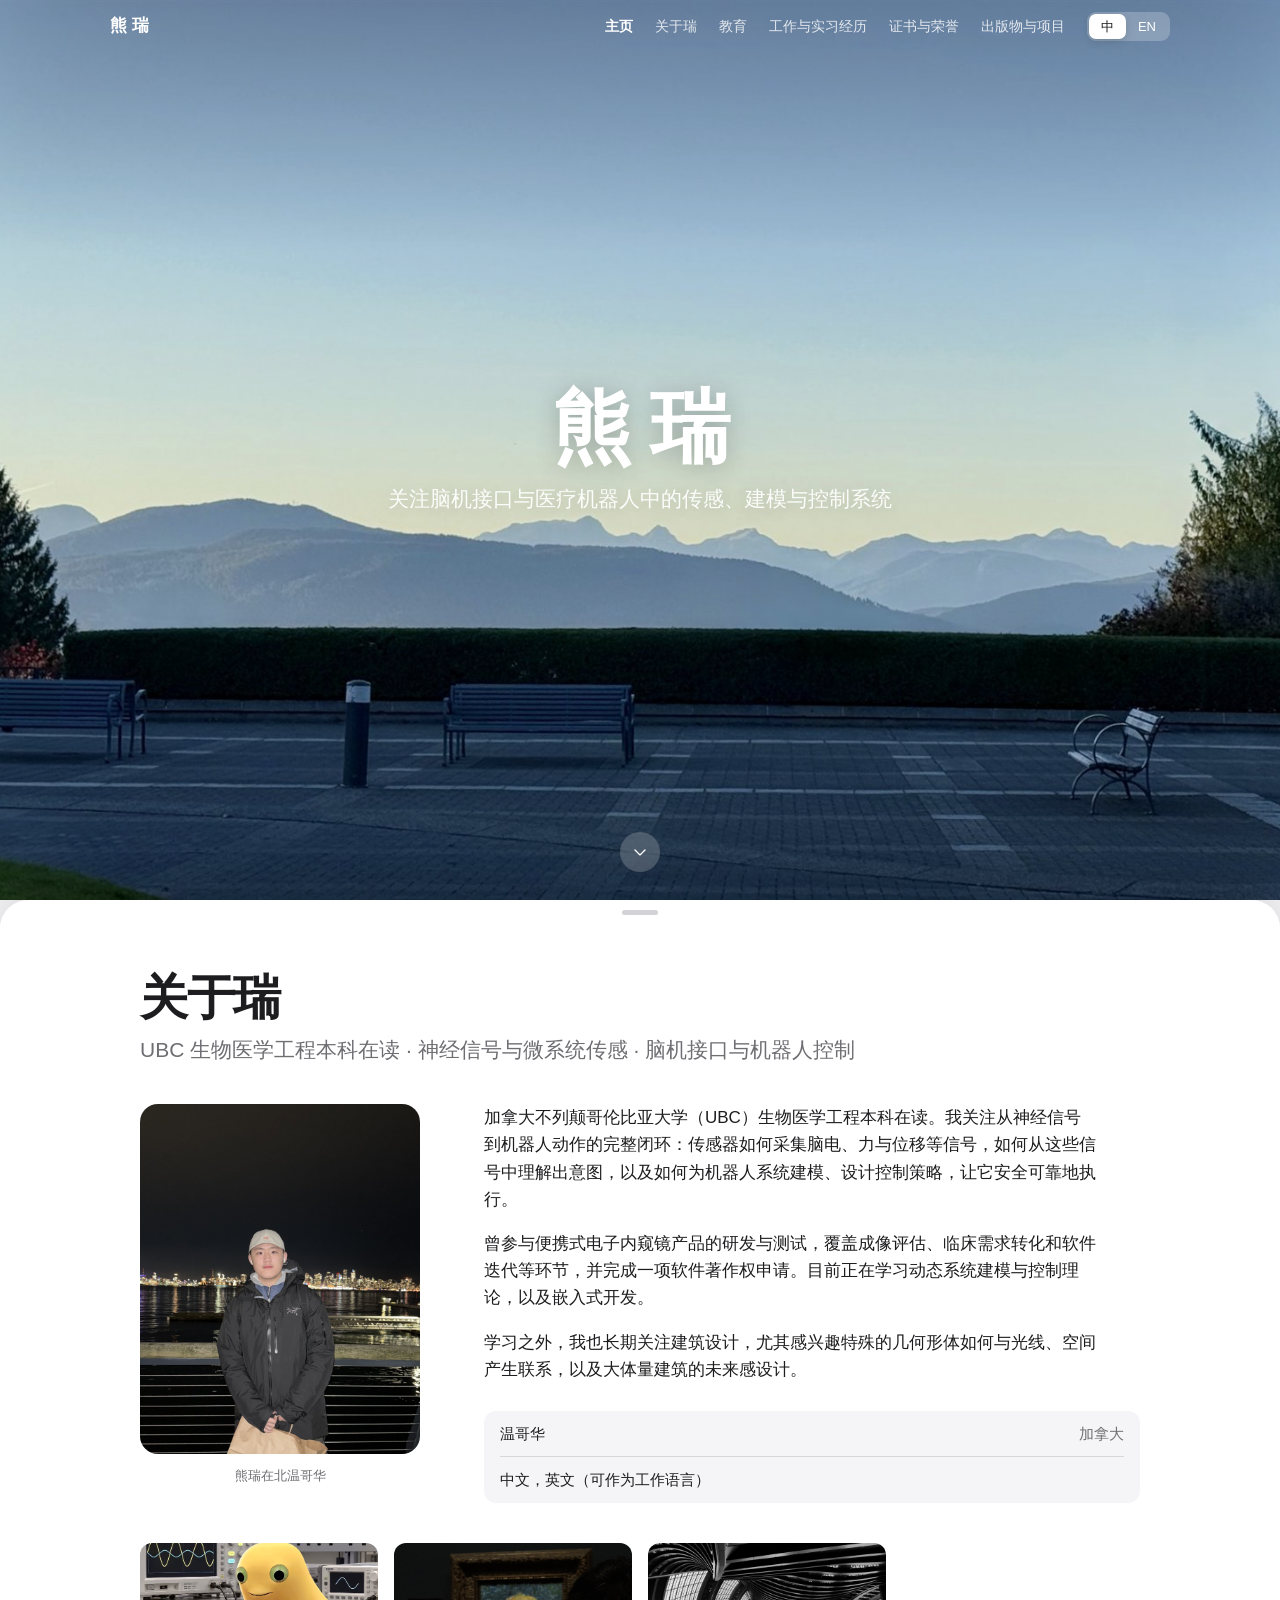
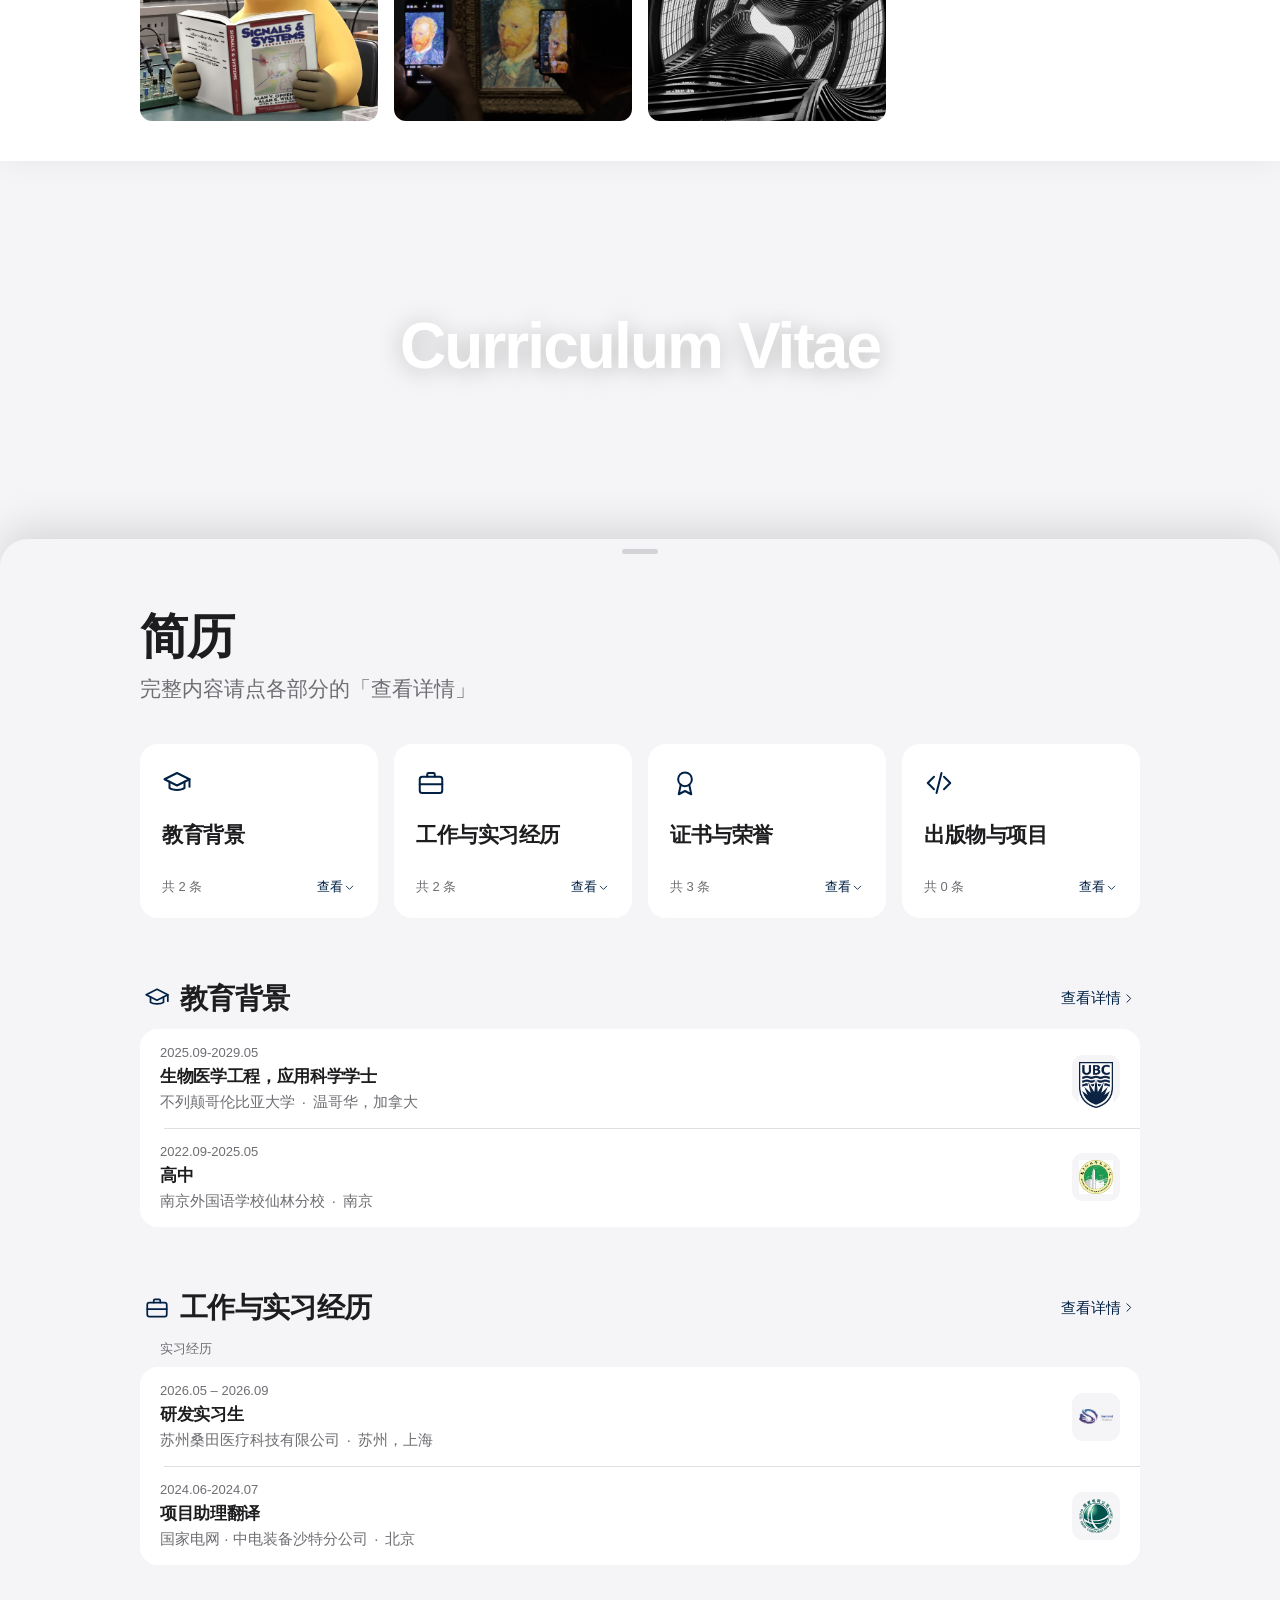
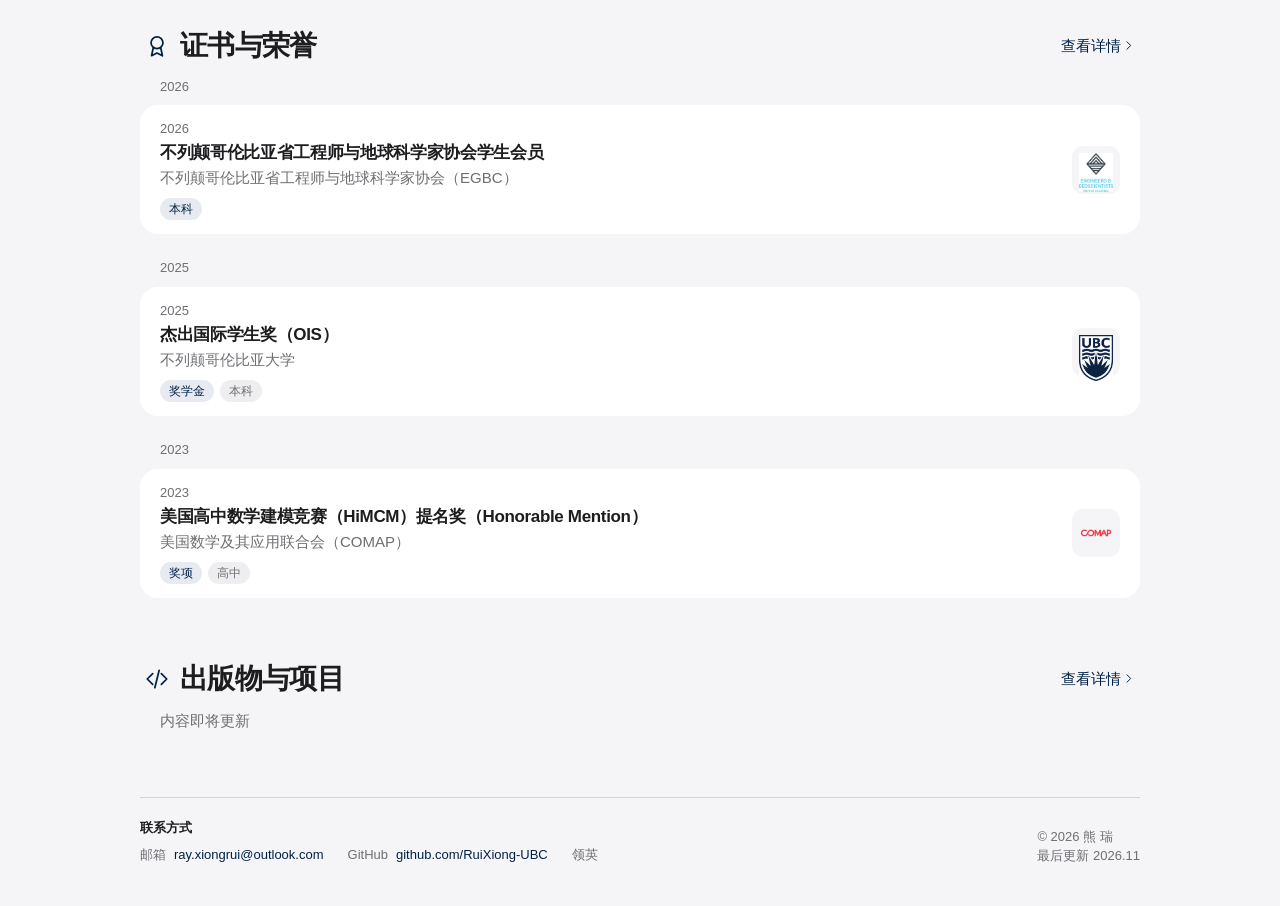
<file: index.html>
<!doctype html>
<html lang="zh-CN">
<head>
<meta charset="utf-8">
<title>个人学术主页</title>
<meta name="viewport" content="width=device-width, initial-scale=1, viewport-fit=cover">
<meta name="claude:viewport-fit-sides" content="cover">
<link rel="stylesheet" href="assets/style.css">
</head>
<body>
<!-- 这个文件不需要修改：网页内容都在 content.js 里编辑。 -->
<div id="app" data-page="home"></div>
<script src="content.js"></script>
<script src="assets/admin.js"></script>
<script src="assets/main.js"></script>
</body>
</html>
</file>
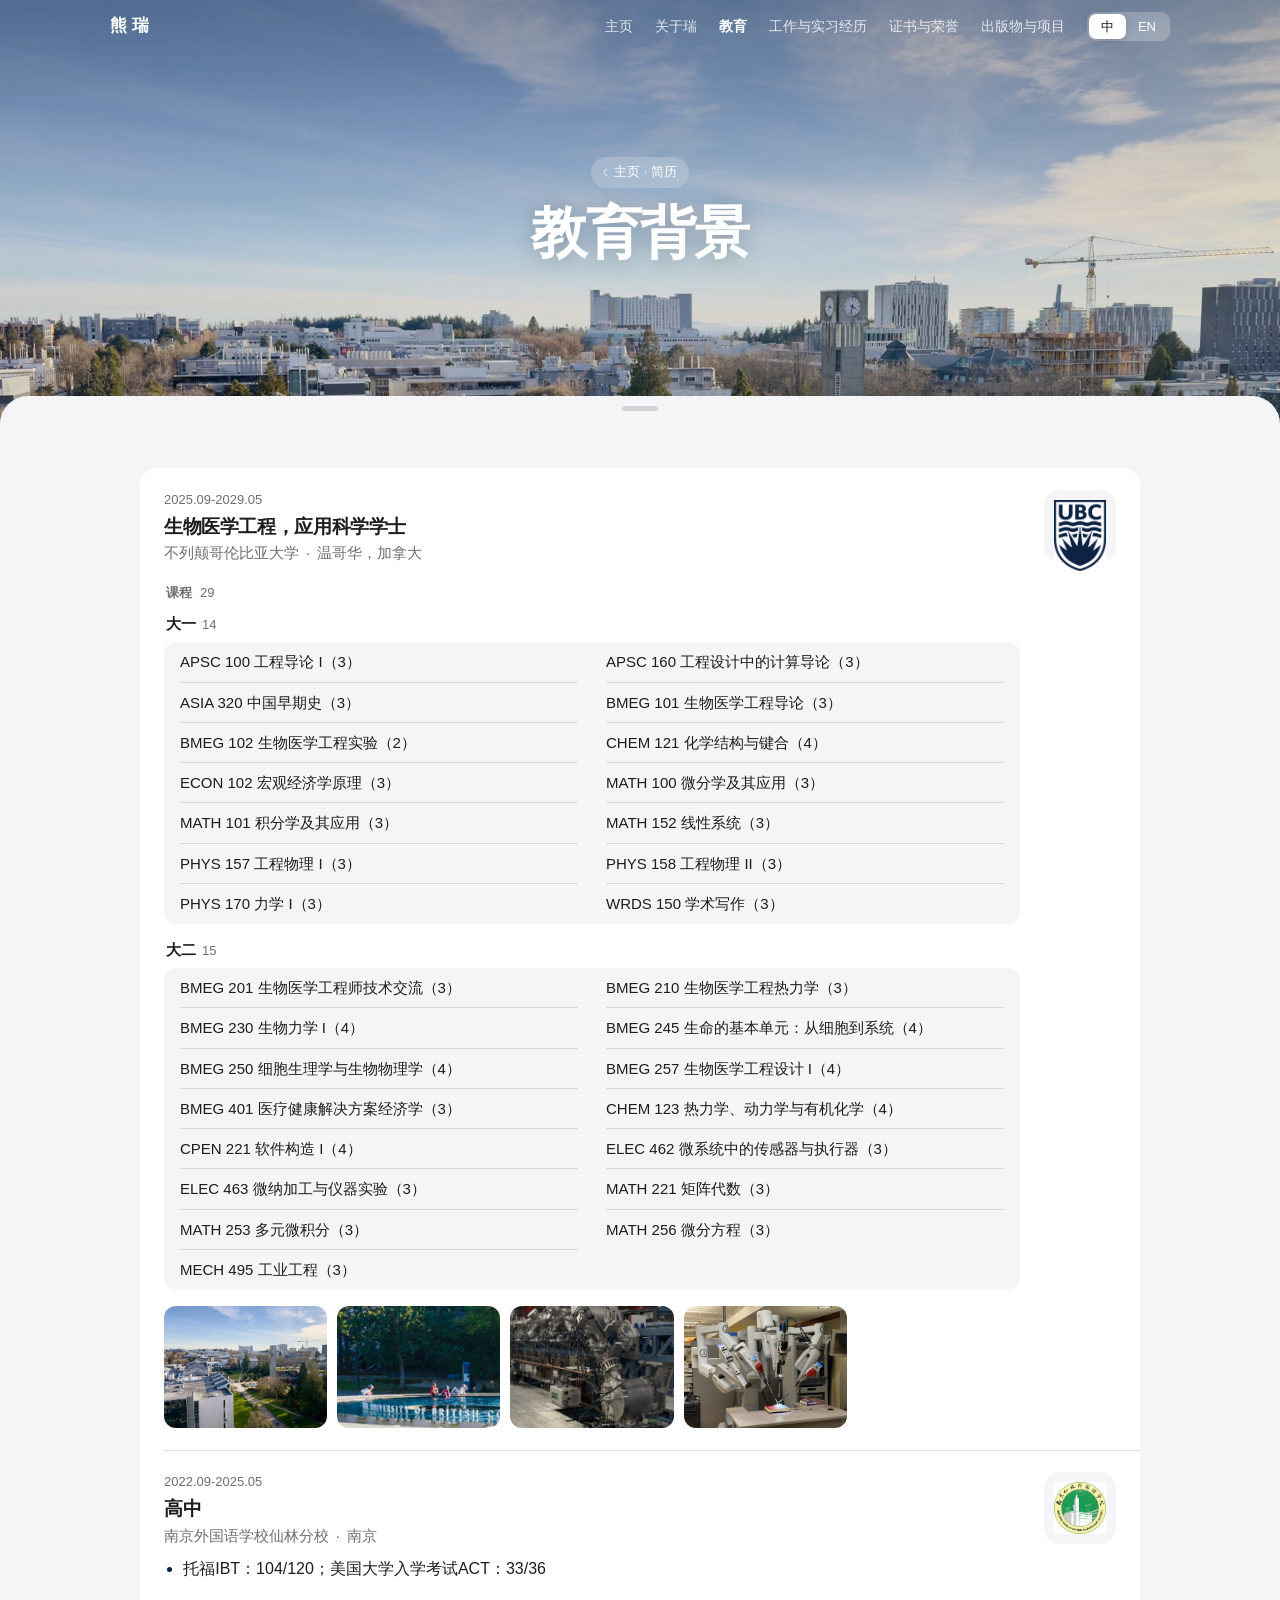
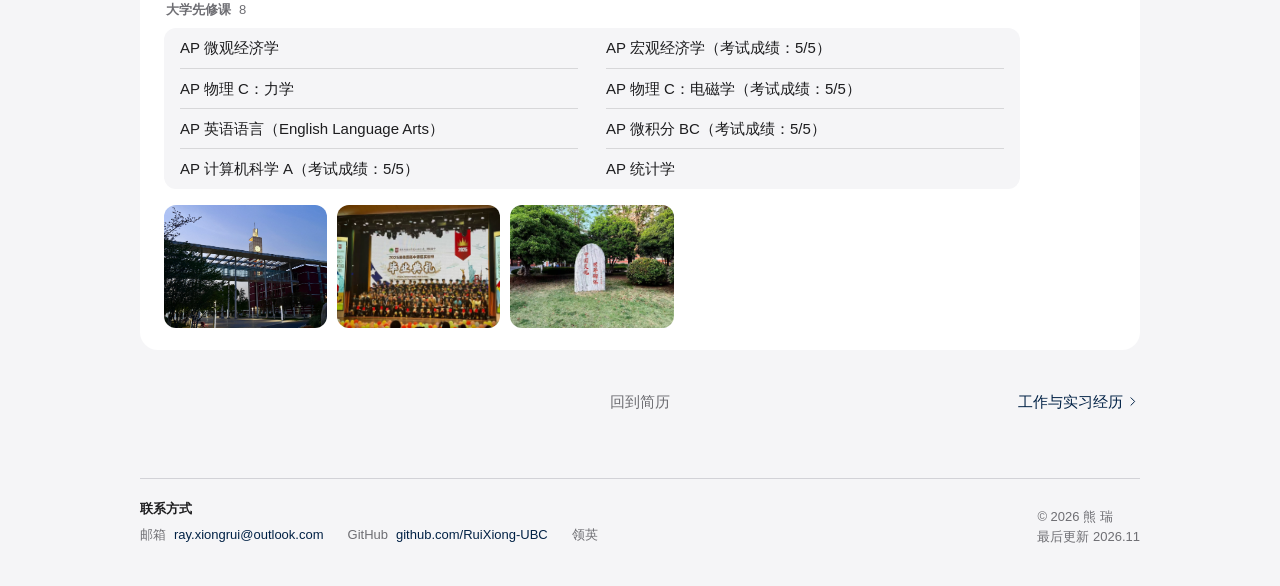
<file: education.html>
<!doctype html>
<html lang="zh-CN">
<head>
<meta charset="utf-8">
<title>教育背景</title>
<meta name="viewport" content="width=device-width, initial-scale=1, viewport-fit=cover">
<meta name="claude:viewport-fit-sides" content="cover">
<link rel="stylesheet" href="assets/style.css">
</head>
<body>
<!-- 这个文件不需要修改：网页内容都在 content.js 里编辑。 -->
<div id="app" data-page="education"></div>
<script src="content.js"></script>
<script src="assets/admin.js"></script>
<script src="assets/main.js"></script>
</body>
</html>
</file>
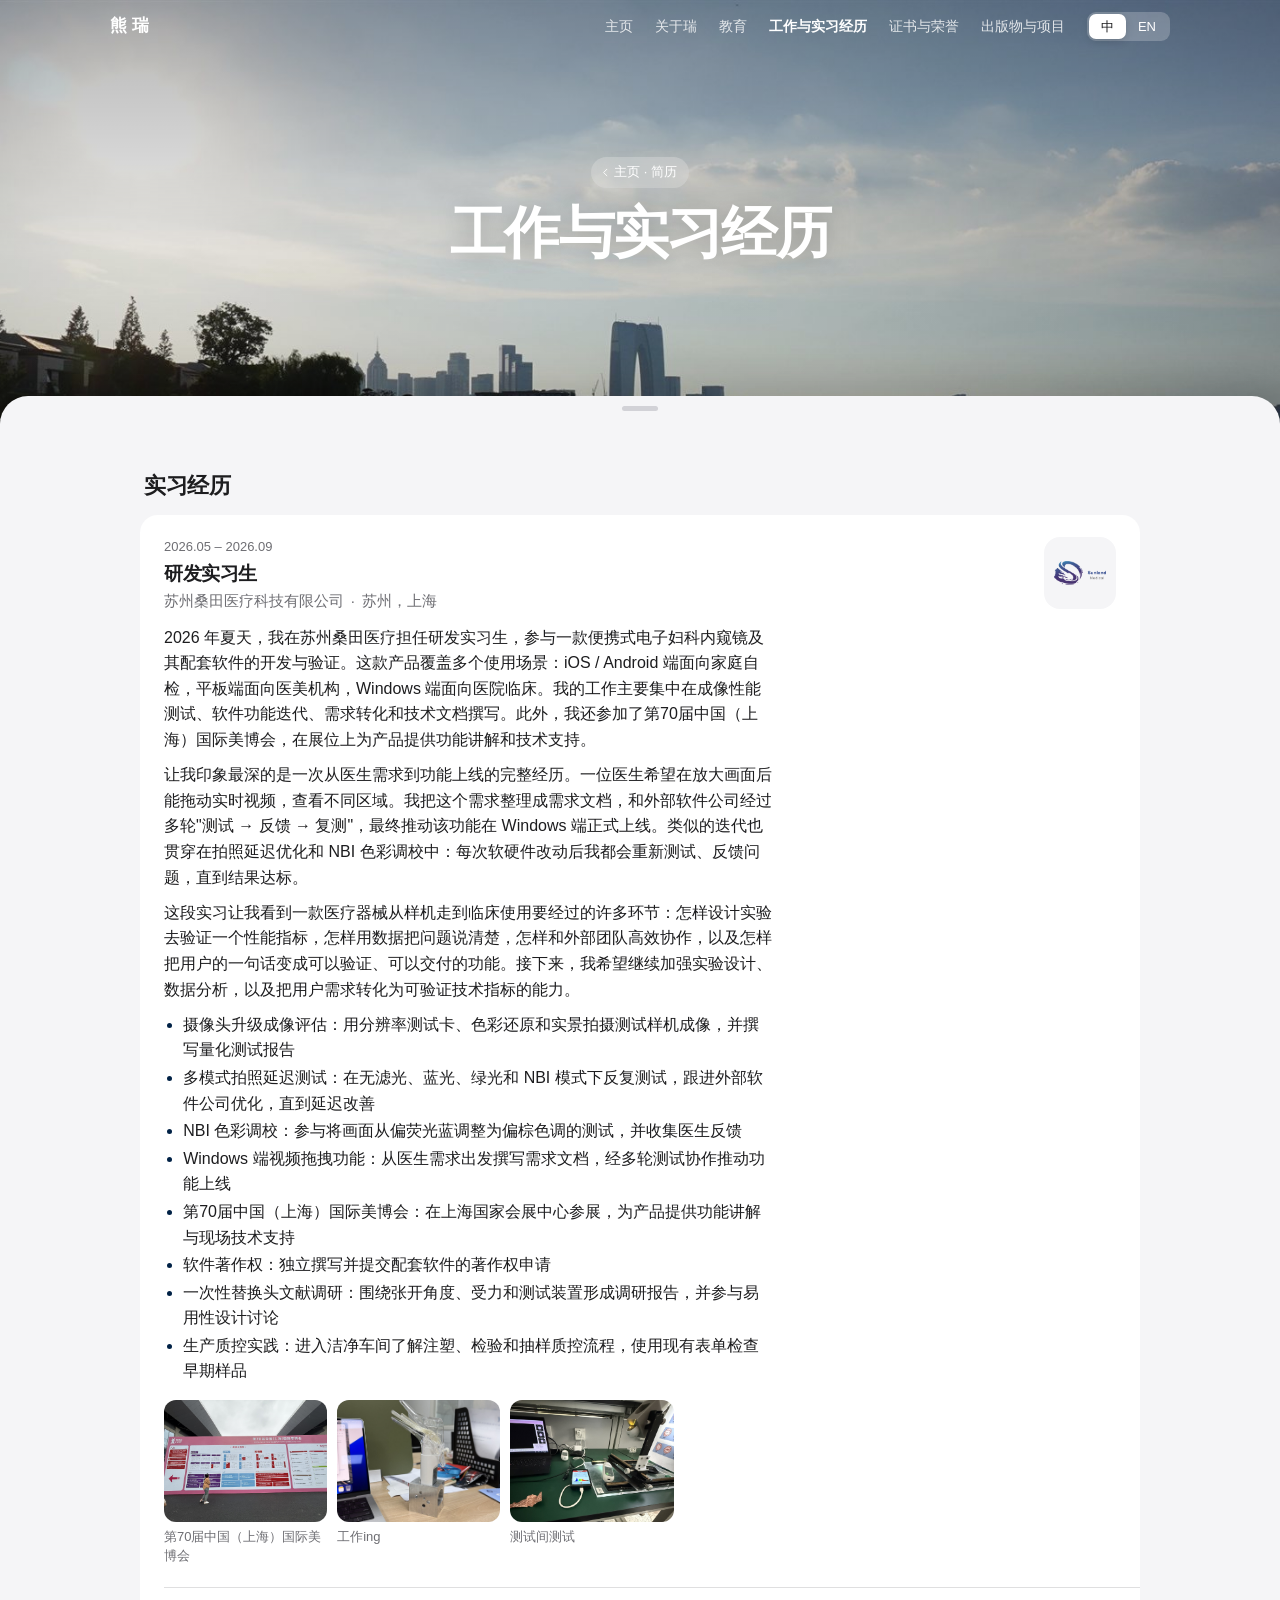
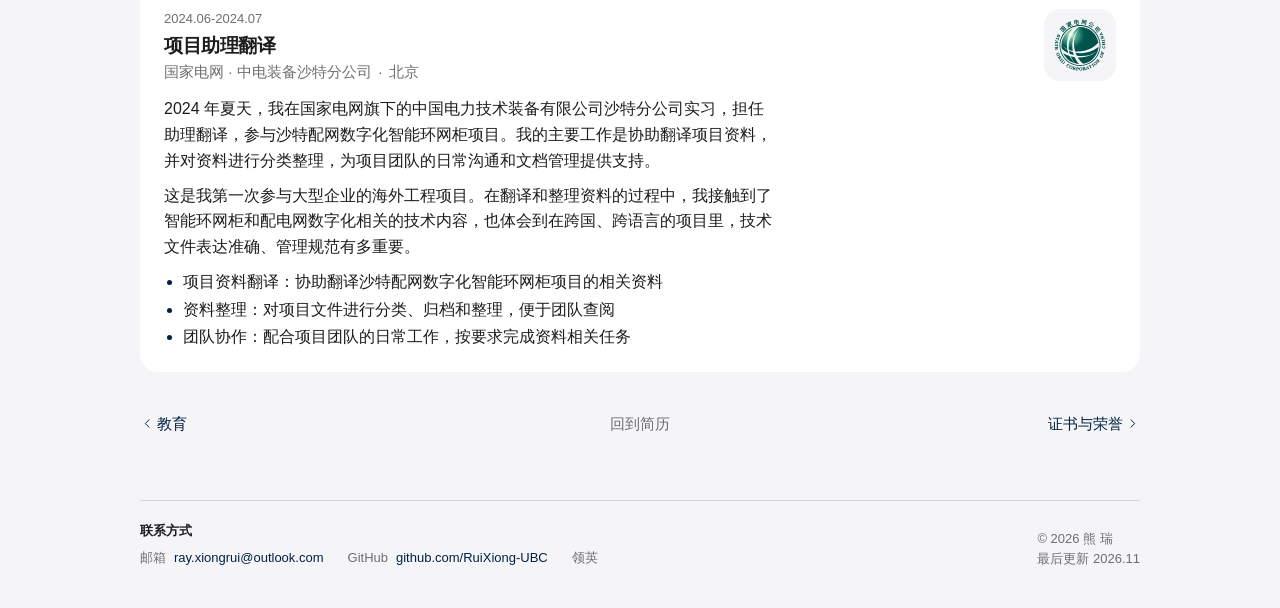
<file: experience.html>
<!doctype html>
<html lang="zh-CN">
<head>
<meta charset="utf-8">
<title>实习与工作经历</title>
<meta name="viewport" content="width=device-width, initial-scale=1, viewport-fit=cover">
<meta name="claude:viewport-fit-sides" content="cover">
<link rel="stylesheet" href="assets/style.css">
</head>
<body>
<!-- 这个文件不需要修改：网页内容都在 content.js 里编辑。 -->
<div id="app" data-page="experience"></div>
<script src="content.js"></script>
<script src="assets/admin.js"></script>
<script src="assets/main.js"></script>
</body>
</html>
</file>
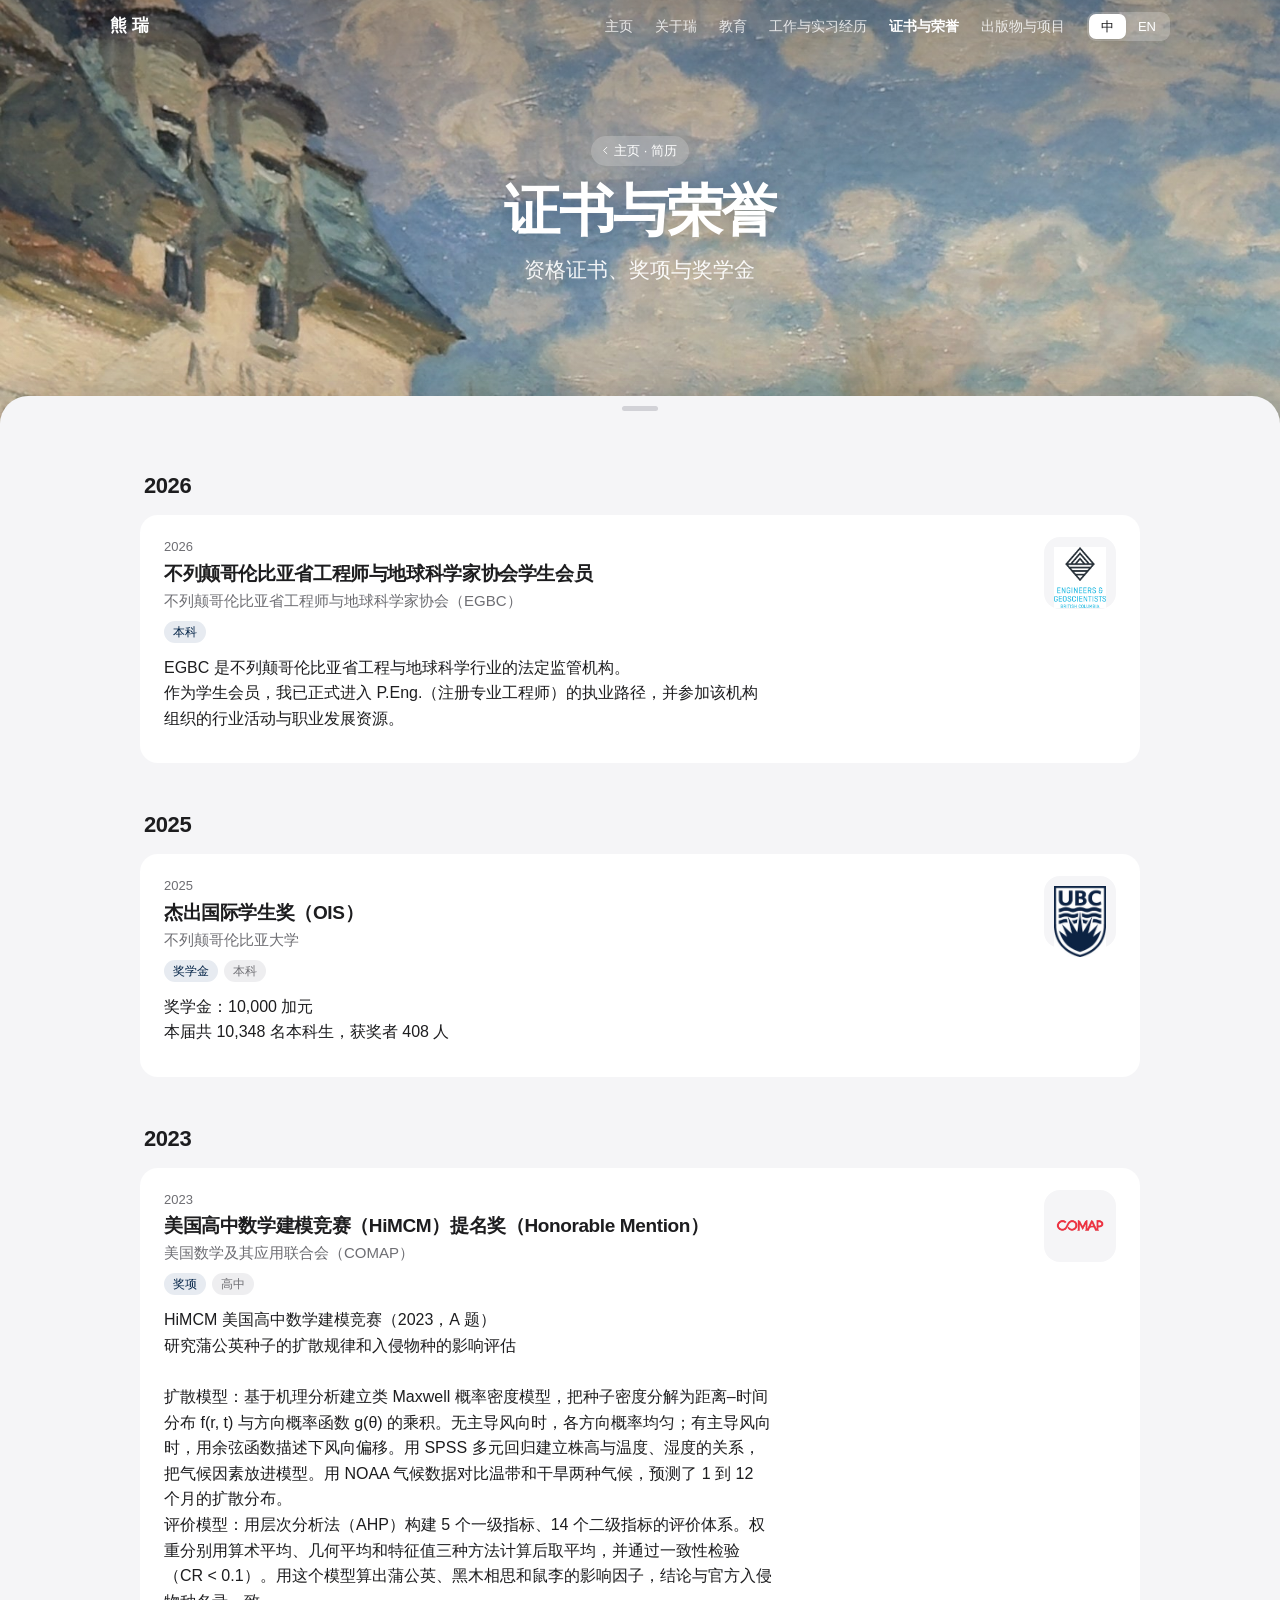
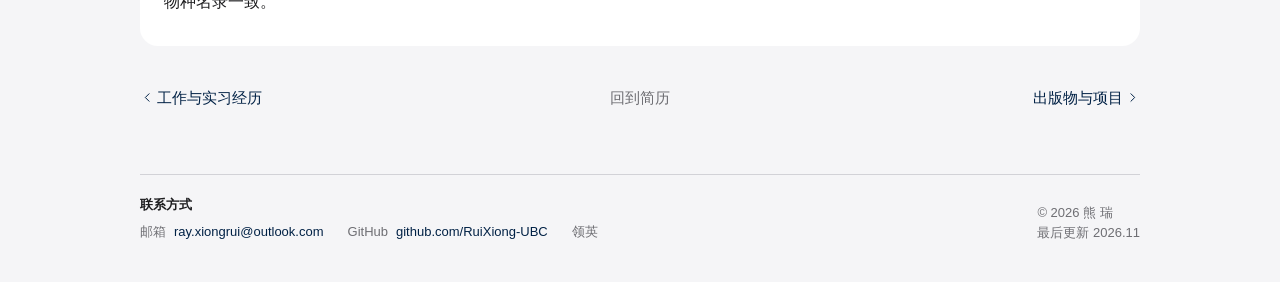
<file: honors.html>
<!doctype html>
<html lang="zh-CN">
<head>
<meta charset="utf-8">
<title>证书与荣誉</title>
<meta name="viewport" content="width=device-width, initial-scale=1, viewport-fit=cover">
<meta name="claude:viewport-fit-sides" content="cover">
<link rel="stylesheet" href="assets/style.css">
</head>
<body>
<!-- 这个文件不需要修改：网页内容都在 content.js 里编辑。 -->
<div id="app" data-page="honors"></div>
<script src="content.js"></script>
<script src="assets/admin.js"></script>
<script src="assets/main.js"></script>
</body>
</html>
</file>
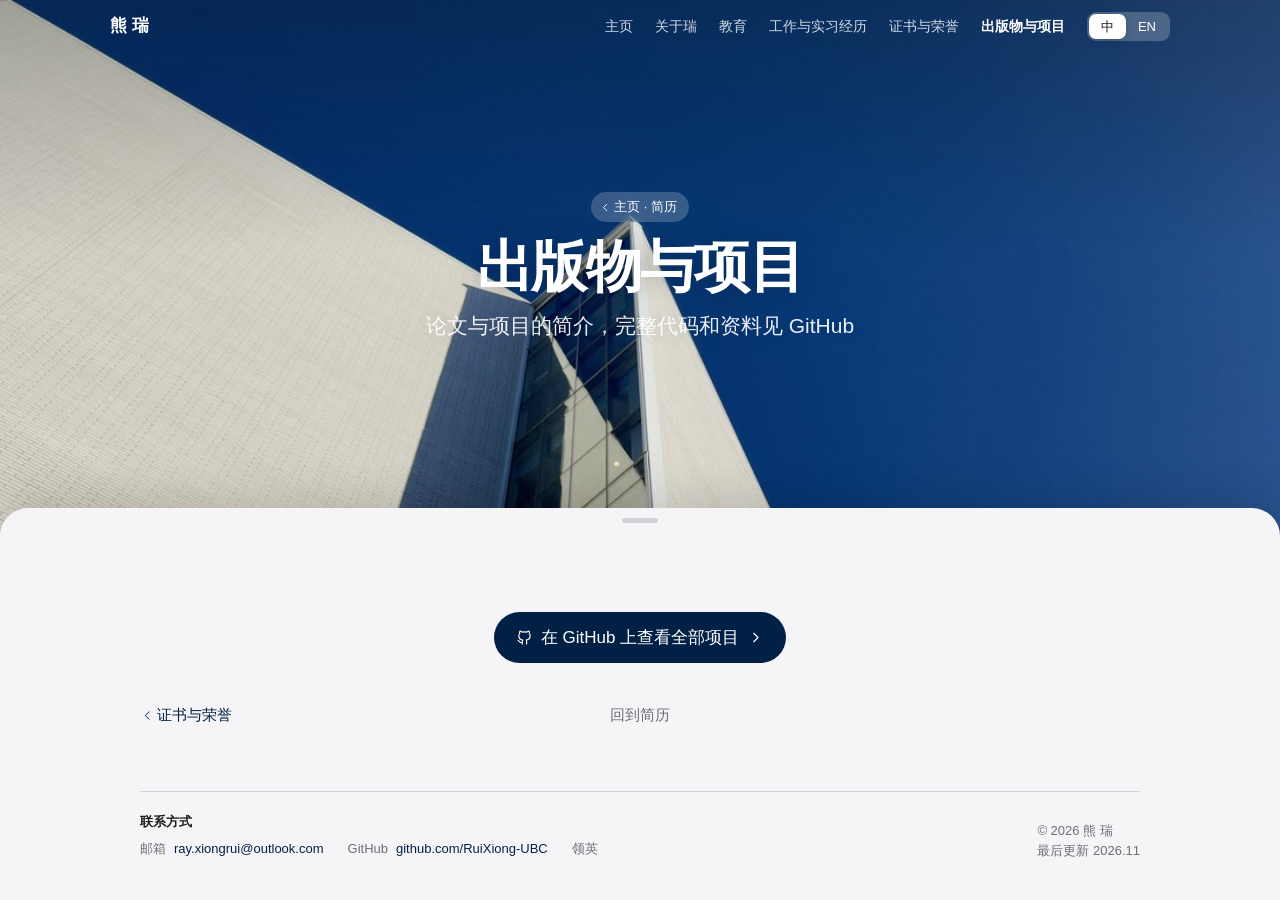
<file: projects.html>
<!doctype html>
<html lang="zh-CN">
<head>
<meta charset="utf-8">
<title>项目</title>
<meta name="viewport" content="width=device-width, initial-scale=1, viewport-fit=cover">
<meta name="claude:viewport-fit-sides" content="cover">
<link rel="stylesheet" href="assets/style.css">
</head>
<body>
<!-- 这个文件不需要修改：网页内容都在 content.js 里编辑。 -->
<div id="app" data-page="projects"></div>
<script src="content.js"></script>
<script src="assets/admin.js"></script>
<script src="assets/main.js"></script>
</body>
</html>
</file>
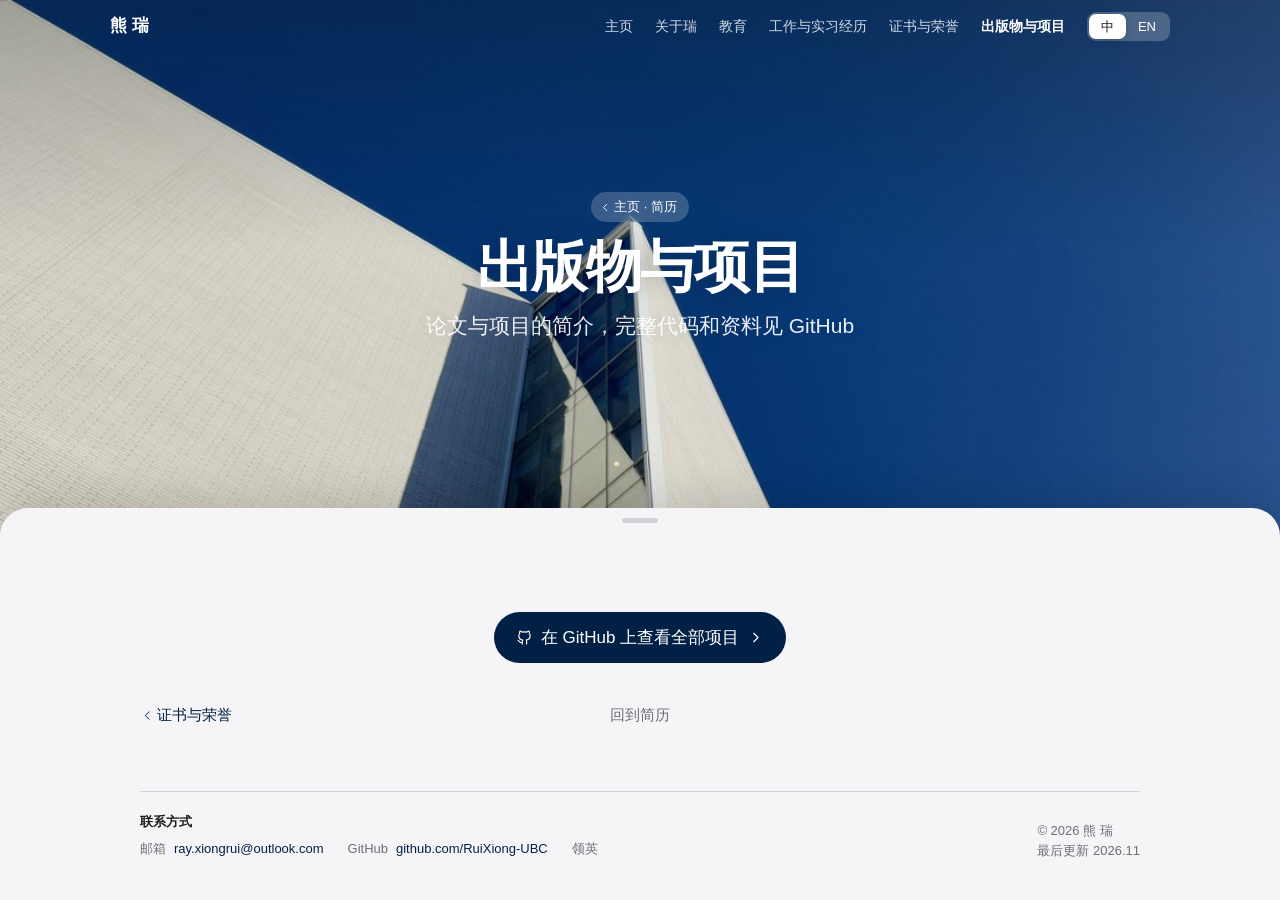
<file: publications.html>
<!doctype html>
<html lang="zh-CN">
<head>
<meta charset="utf-8">
<title>出版物与项目</title>
<!-- 出版物已经并入「出版物与项目」页面，旧链接自动跳转过去 -->
<meta http-equiv="refresh" content="0; url=projects.html#publications">
<link rel="canonical" href="projects.html#publications">
</head>
<body><a href="projects.html#publications">出版物与项目</a></body>
</html>
</file>
<file: assets/style.css>
/* Layout: the photo is a fixed layer 0; white sheets slide up over it like an iOS sheet,
   with one window between About and CV where the photo shows through again.
   Type follows the iOS text styles (system font, Large Title down to Footnote).
   Color: white first, light gray second, UBC navy as the only accent. */
:root {
  color-scheme: light;
  --panel: #ffffff;                       /* primary surface */
  --bg: #f5f5f7;                          /* secondary surface */
  --fill: rgba(118, 118, 128, 0.12);      /* iOS tertiary fill */
  --ink: #1d1d1f;
  --muted: #6e6e73;
  --line: #d2d2d7;
  --hair: rgba(60, 60, 67, 0.16);         /* iOS separator */
  --accent: #002145;                      /* UBC navy */
  --accent-soft: #e7ebf1;
  --on-photo: #ffffff;
  --glass: rgba(255, 255, 255, 0.58);
  --photo-fallback: #50606e;

  --font: -apple-system, BlinkMacSystemFont, "SF Pro Text", "SF Pro Display", "Helvetica Neue",
          "PingFang SC", "Hiragino Sans GB", "Segoe UI", "Microsoft YaHei", Arial, sans-serif;
  --f-body: var(--font);
  --gutter-l: max(20px, env(safe-area-inset-left, 0px));
  --gutter-r: max(20px, env(safe-area-inset-right, 0px));
  --ease: cubic-bezier(0.25, 0.1, 0.25, 1);
}

*, *::before, *::after { box-sizing: border-box; }
[hidden] { display: none !important; }
html { scroll-behavior: smooth; -webkit-text-size-adjust: 100%; }
body {
  margin: 0;
  background: var(--bg);
  color: var(--ink);
  font-family: var(--font);
  font-size: 17px;
  line-height: 1.47;
  letter-spacing: -0.022em;
  -webkit-font-smoothing: antialiased;
  -moz-osx-font-smoothing: grayscale;
}
html:lang(zh-CN) body { letter-spacing: 0; line-height: 1.6; }
img { max-width: 100%; }
a { color: var(--accent); text-decoration: none; }
a:hover { text-decoration: underline; text-underline-offset: 3px; }
:focus-visible { outline: 2px solid var(--accent); outline-offset: 2px; border-radius: 6px; }
.ico { width: 1em; height: 1em; flex: none; vertical-align: -0.12em; }

/* ---------- layer 0 ---------- */
.layer0 {
  position: fixed;
  inset: 0;
  z-index: 0;
  background-color: var(--photo-fallback);
  background-size: cover;
  background-position: center;
}
.layer0::after {
  content: "";
  position: absolute;
  inset: 0;
  background: linear-gradient(to bottom, rgba(0, 0, 0, 0.3), rgba(0, 0, 0, 0.08) 28%, rgba(0, 0, 0, 0.08) 68%, rgba(0, 0, 0, 0.32));
}
/* short pages: the photo on top grows, so the sheet always ends at the bottom of the window */
main { position: relative; z-index: 1; display: flex; flex-direction: column; min-height: 100vh; min-height: 100svh; }
main > .hero--page { flex: 1 0 auto; }

/* ---------- navigation bar ---------- */
.nav {
  position: fixed;
  top: 0;
  left: 0;
  right: 0;
  z-index: 20;
  padding-top: env(safe-area-inset-top, 0px);
  color: var(--on-photo);
  --hover: rgba(255, 255, 255, 0.16);
  --track: rgba(255, 255, 255, 0.22);
  transition: background-color 0.3s var(--ease), color 0.3s var(--ease), box-shadow 0.3s var(--ease);
}
.nav.solid {
  background: var(--glass);
  -webkit-backdrop-filter: saturate(180%) blur(20px);
  backdrop-filter: saturate(180%) blur(20px);
  color: var(--ink);
  box-shadow: 0 1px 0 var(--hair);
  --hover: var(--fill);
  --track: var(--fill);
}
.nav-inner {
  max-width: 1100px;
  margin: 0 auto;
  height: 52px;
  display: flex;
  align-items: center;
  gap: 12px;
  padding-left: var(--gutter-l);
  padding-right: var(--gutter-r);
}
.brand {
  margin-right: auto;
  min-width: 0;
  overflow: hidden;
  text-overflow: ellipsis;
  white-space: nowrap;
  font-size: 17px;
  font-weight: 600;
  color: inherit;
}
.brand:hover { text-decoration: none; }
.nav-links { display: flex; gap: 2px; }
.nav-links a {
  padding: 5px 10px;
  border-radius: 8px;
  color: inherit;
  font-size: 14px;
  opacity: 0.82;
  white-space: nowrap;
}
.nav-links a:hover { background: var(--hover); opacity: 1; text-decoration: none; }
.nav-links a.active { opacity: 1; font-weight: 600; }

/* iOS segmented control */
.lang { display: flex; padding: 2px; border-radius: 9px; background: var(--track); }
.lang button {
  border: 0;
  background: none;
  color: inherit;
  font: inherit;
  font-size: 13px;
  font-weight: 500;
  line-height: 1;
  padding: 6px 12px;
  border-radius: 7px;
  cursor: pointer;
  transition: background-color 0.2s var(--ease);
}
.lang button[aria-pressed="true"] {
  background: var(--panel);
  color: var(--ink);
  box-shadow: 0 3px 8px rgba(0, 0, 0, 0.12), 0 1px 1px rgba(0, 0, 0, 0.04);
}
.nav-toggle {
  display: none;
  border: 0;
  background: none;
  color: inherit;
  padding: 8px;
  margin-right: -8px;
  border-radius: 8px;
  cursor: pointer;
  font-size: 22px;
  line-height: 0;
}
@media (max-width: 900px) {
  .nav-toggle { display: block; }
  .nav-links {
    display: none;
    position: absolute;
    top: 100%;
    left: 0;
    right: 0;
    flex-direction: column;
    gap: 0;
    padding: 4px var(--gutter-r) 12px var(--gutter-l);
    background: var(--glass);
    -webkit-backdrop-filter: saturate(180%) blur(20px);
    backdrop-filter: saturate(180%) blur(20px);
    color: var(--ink);
    box-shadow: 0 1px 0 var(--hair);
  }
  .nav.open .nav-links { display: flex; }
  .nav-links a { padding: 12px 0; font-size: 17px; border-radius: 0; opacity: 1; }
  .nav-links a + a { box-shadow: 0 -1px 0 var(--hair); }
  .nav-links a:hover { background: none; color: var(--accent); }
  .nav-links a.active { color: var(--accent); }
}

/* ---------- hero (name on the photo) ---------- */
.hero {
  position: relative;
  min-height: 100vh;
  min-height: 100svh;
  display: grid;
  place-items: center;
  text-align: center;
  padding: 96px var(--gutter-r) 96px var(--gutter-l);
}
.hero--page { min-height: 44vh; min-height: 44svh; padding-bottom: 72px; }
.hero-card { max-width: 100%; color: var(--on-photo); text-shadow: 0 2px 24px rgba(0, 0, 0, 0.22); }
.hero-name {
  margin: 0;
  font-size: clamp(40px, 8vw, 80px);
  font-weight: 700;
  line-height: 1.05;
  letter-spacing: -0.03em;
  text-wrap: balance;
}
.hero--page .hero-name { font-size: clamp(34px, 6vw, 56px); }
.hero-tag {
  margin: 14px auto 0;
  max-width: 34em;
  font-size: clamp(17px, 2.2vw, 21px);
  font-weight: 500;
  line-height: 1.4;
  opacity: 0.92;
  text-wrap: balance;
}
.crumb {
  display: inline-flex;
  align-items: center;
  gap: 2px;
  margin-bottom: 16px;
  padding: 5px 12px 5px 8px;
  border-radius: 999px;
  background: rgba(255, 255, 255, 0.2);
  -webkit-backdrop-filter: blur(12px);
  backdrop-filter: blur(12px);
  color: var(--on-photo);
  font-size: 13px;
  font-weight: 500;
  text-shadow: none;
}
.crumb:hover { background: rgba(255, 255, 255, 0.3); text-decoration: none; }
.scroll-hint {
  position: absolute;
  left: 50%;
  bottom: calc(28px + env(safe-area-inset-bottom, 0px));
  transform: translateX(-50%);
  width: 40px;
  height: 40px;
  display: grid;
  place-items: center;
  border-radius: 50%;
  background: rgba(255, 255, 255, 0.2);
  -webkit-backdrop-filter: blur(12px);
  backdrop-filter: blur(12px);
  color: var(--on-photo);
  font-size: 20px;
}
.scroll-hint .ico { animation: nudge 2.4s var(--ease) infinite; }
.scroll-hint:hover { background: rgba(255, 255, 255, 0.3); }
@keyframes nudge { 50% { transform: translateY(3px); } }

/* ---------- sheets (layer 1) ---------- */
.sheet {
  position: relative;
  background: var(--panel);
  border-radius: 28px 28px 0 0;
  box-shadow: 0 -12px 40px rgba(0, 0, 0, 0.12);
}
.sheet::before {           /* iOS sheet grabber */
  content: "";
  position: absolute;
  top: 10px;
  left: 50%;
  width: 36px;
  height: 5px;
  margin-left: -18px;
  border-radius: 3px;
  background: var(--line);
}
.sheet--gray { background: var(--bg); }
.wrap {
  max-width: 1040px;
  margin: 0 auto;
  padding-left: var(--gutter-l);
  padding-right: var(--gutter-r);
  padding-block: 72px 40px;
}
.sec-title {
  margin: 0;
  font-size: clamp(32px, 4.5vw, 48px);
  font-weight: 700;
  line-height: 1.1;
  letter-spacing: -0.03em;
  text-wrap: balance;
}
.sec-sub {
  margin: 10px 0 40px;
  max-width: 36em;
  color: var(--muted);
  font-size: clamp(17px, 2vw, 21px);
  line-height: 1.4;
  text-wrap: balance;
}

/* about */
.about-grid {
  display: grid;
  grid-template-columns: minmax(0, 280px) minmax(0, 1fr);
  gap: clamp(28px, 5vw, 64px);
  align-items: start;
}
.about-grid.no-photo { grid-template-columns: minmax(0, 1fr); }
.about-photo { margin: 0; }
.about-photo img { display: block; width: 100%; aspect-ratio: 4 / 5; object-fit: cover; border-radius: 18px; }
.about-photo figcaption { margin-top: 12px; color: var(--muted); font-size: 13px; text-align: center; }
.about-text { min-width: 0; }
.about-text p { margin: 0 0 1em; max-width: 36em; }
/* inset grouped list, like iOS Settings */
.info { margin: 28px 0 0; padding: 0 16px; border-radius: 12px; background: var(--bg); font-size: 15px; }
.info-row { display: flex; justify-content: space-between; gap: 16px; padding: 11px 0; }
.info-row + .info-row { box-shadow: 0 -1px 0 var(--hair); }
.info dt { flex: none; }
.info dd { margin: 0; min-width: 0; color: var(--muted); text-align: right; }
@media (max-width: 720px) {
  .about-grid { grid-template-columns: minmax(0, 1fr); }
  .about-photo { max-width: 240px; }
}

/* window where the photo shows through */
.window {
  min-height: 42vh;
  display: grid;
  place-items: center;
  padding: 64px var(--gutter-r) 72px var(--gutter-l);
  text-align: center;
  background-size: cover;
  background-position: center;
}
.window-text {
  margin: 0;
  color: var(--on-photo);
  font-size: clamp(34px, 6vw, 64px);
  font-weight: 700;
  line-height: 1.05;
  letter-spacing: -0.03em;
  text-shadow: 0 2px 24px rgba(0, 0, 0, 0.25);
  text-wrap: balance;
}

/* CV cards */
.cv-grid { display: grid; grid-template-columns: repeat(4, minmax(0, 1fr)); gap: 16px; }
@media (max-width: 900px) { .cv-grid { grid-template-columns: repeat(2, minmax(0, 1fr)); } }
@media (max-width: 400px) { .cv-grid { grid-template-columns: minmax(0, 1fr); } }
.cv-card {
  display: flex;
  flex-direction: column;
  gap: 6px;
  padding: 24px 22px 20px;
  border-radius: 18px;
  background: var(--panel);
  color: inherit;
  transition: transform 0.35s var(--ease), box-shadow 0.35s var(--ease);
}
.cv-card:hover { transform: scale(1.015); box-shadow: 0 10px 30px rgba(0, 0, 0, 0.08); text-decoration: none; }
.cv-icon { margin-bottom: 18px; color: var(--accent); font-size: 30px; line-height: 0; }
.cv-card h3 { margin: 0; font-size: 21px; font-weight: 600; line-height: 1.2; letter-spacing: -0.02em; }
.cv-card p { margin: 0; flex: 1; color: var(--muted); font-size: 15px; line-height: 1.45; }
.cv-meta {
  display: flex;
  justify-content: space-between;
  align-items: center;
  gap: 8px;
  margin-top: 18px;
  color: var(--muted);
  font-size: 13px;
  font-variant-numeric: tabular-nums;
}
.cv-meta span:last-child { display: inline-flex; align-items: center; color: var(--accent); font-weight: 500; }

/* CV blocks on the home page: each section's core entries, one after another */
.cv-block { margin-top: 64px; scroll-margin-top: 72px; }
.cv-block-head { display: flex; align-items: center; gap: 10px; margin: 0 4px 14px; }
.cv-block-icon { color: var(--accent); font-size: 26px; line-height: 0; }
.cv-block-head h3 { margin: 0 auto 0 0; font-size: 28px; font-weight: 700; line-height: 1.2; letter-spacing: -0.025em; }
.cv-more { display: inline-flex; align-items: center; font-size: 15px; white-space: nowrap; }
.cv-group-title { margin: 24px 0 8px 20px; color: var(--muted); font-size: 13px; font-weight: 400; }
.cv-empty { margin: 0 0 0 20px; color: var(--muted); font-size: 15px; }
/* sub-page split into parts (publications, then projects) */
.part + .part { margin-top: 64px; }
.part[id] { scroll-margin-top: 72px; }
.part-head h2 { margin: 0 auto 0 0; font-size: 28px; font-weight: 700; line-height: 1.2; letter-spacing: -0.025em; }
.cv-block-head + .cv-group-title { margin-top: 0; }
.entry.entry--compact { grid-template-columns: minmax(0, 1fr) 48px; gap: 16px; align-items: center; padding: 14px 20px; }
.entry.entry--compact.no-logo { grid-template-columns: minmax(0, 1fr); }
.entry--compact + .entry--compact::before { left: 20px; }
.entry--compact .entry-logo { width: 48px; height: 48px; padding: 7px; border-radius: 11px; }
.entry--compact .entry-title { font-size: 17px; }
.entry--compact .entry-time { margin-bottom: 2px; }
.entry--compact .entry-authors { margin-top: 2px; }
.entry--compact .entry-links { margin-top: 8px; }
.entry--compact .chip { padding: 4px 10px; font-size: 13px; }

/* ---------- entries (sub-pages): iOS inset grouped lists ---------- */
.group + .group { margin-top: 44px; }
.group-title { margin: 0 0 12px 4px; font-size: 22px; font-weight: 700; letter-spacing: -0.02em; }
.group-list { border-radius: 18px; background: var(--panel); overflow: hidden; }
.entry {
  position: relative;
  display: grid;
  grid-template-columns: minmax(0, 1fr) 72px;
  gap: 24px;
  padding: 22px 24px;
}
.entry + .entry::before {
  content: "";
  position: absolute;
  top: 0;
  left: 24px;
  right: 0;
  height: 1px;
  background: var(--hair);
}
.entry.no-logo { grid-template-columns: minmax(0, 1fr); }
.entry-body { min-width: 0; }
.entry-logo {
  width: 72px;
  height: 72px;
  display: grid;
  place-items: center;
  padding: 10px;
  border-radius: 16px;
  background: var(--bg);
}
.entry-logo img { display: block; max-width: 100%; max-height: 100%; object-fit: contain; }
@media (max-width: 600px) {
  .entry { grid-template-columns: minmax(0, 1fr) 52px; gap: 14px; padding: 18px; }
  .entry + .entry::before { left: 18px; }
  .entry-logo { width: 52px; height: 52px; padding: 7px; border-radius: 12px; }
}
.entry-time { margin: 0 0 4px; color: var(--muted); font-size: 13px; font-variant-numeric: tabular-nums; }
.entry-title { margin: 0; font-size: 19px; font-weight: 600; line-height: 1.3; letter-spacing: -0.02em; text-wrap: balance; }
.entry-title a { color: inherit; }
.entry-title a:hover { color: var(--accent); }
.entry-org { margin: 2px 0 0; color: var(--muted); font-size: 15px; }
.entry-org span + span::before { content: "·"; margin: 0 0.45em; }
/* certificate / award kind and school stage */
.entry-tags { display: flex; flex-wrap: wrap; gap: 6px; margin: 8px 0 0; }
.tag { padding: 2px 9px; border-radius: 999px; background: var(--fill); color: var(--muted); font-size: 12px; font-weight: 500; line-height: 1.5; }
.tag:first-child { background: var(--accent-soft); color: var(--accent); }
.entry-authors { margin: 6px 0 0; color: var(--muted); font-size: 15px; }
.entry-authors b { color: var(--ink); font-weight: 600; }
.entry-venue { margin: 2px 0 0; color: var(--muted); font-size: 15px; }
.entry-text { margin-top: 12px; font-size: 16px; }
.entry-text p { margin: 0 0 0.6em; max-width: 38em; }
.entry-bullets { margin: 8px 0 0; padding-left: 1.2em; max-width: 38em; font-size: 16px; }
.entry-bullets li + li { margin-top: 2px; }
.entry-bullets li::marker { color: var(--accent); }
/* course list under a degree: inset grouped rows, grade on the right */
.courses { margin-top: 18px; }
.courses-title { display: flex; align-items: baseline; gap: 8px; margin: 0 0 8px 2px; color: var(--muted); font-size: 13px; font-weight: 600; }
.courses-title span { font-weight: 400; font-variant-numeric: tabular-nums; }
.course-group { display: flex; align-items: baseline; gap: 6px; margin: 14px 0 6px 2px; font-size: 15px; font-weight: 600; }
.courses-title + .course-group { margin-top: 0; }
.course-group span { color: var(--muted); font-size: 13px; font-weight: 400; font-variant-numeric: tabular-nums; }
.course-list {
  display: grid;
  grid-template-columns: repeat(auto-fill, minmax(min(100%, 300px), 1fr));
  column-gap: 28px;
  margin: 0;
  padding: 0 16px;
  overflow: hidden;           /* clips the separators above the first row */
  list-style: none;
  border-radius: 12px;
  background: var(--bg);
  font-size: 15px;
  line-height: 1.35;
}
.course-list li { display: flex; justify-content: space-between; align-items: baseline; gap: 12px; padding: 10px 0; box-shadow: 0 -1px 0 var(--hair); }
.course-name { min-width: 0; }
.course-grade { flex: none; color: var(--muted); font-variant-numeric: tabular-nums; }
.entry-links { display: flex; flex-wrap: wrap; gap: 8px; margin-top: 14px; }
.chip {
  display: inline-flex;
  align-items: center;
  gap: 4px;
  padding: 6px 12px;
  border-radius: 999px;
  background: var(--fill);
  color: var(--accent);
  font-size: 14px;
  font-weight: 500;
  line-height: 1.2;
}
.chip:hover { background: var(--accent-soft); text-decoration: none; }
.chip--gh { gap: 6px; background: var(--accent); color: var(--panel); }
.chip--gh:hover { background: var(--accent); opacity: 0.88; }
.gh-all { margin: 32px 0 0; text-align: center; }
.empty-note { margin: 8px 0 0; color: var(--muted); text-align: center; }
.gh-button {
  display: inline-flex;
  align-items: center;
  gap: 8px;
  padding: 12px 22px;
  border-radius: 999px;
  background: var(--accent);
  color: var(--panel);
  font-size: 17px;
  font-weight: 500;
}
.gh-button:hover { opacity: 0.88; text-decoration: none; }

/* galleries */
.gallery {
  display: grid;
  grid-template-columns: repeat(auto-fill, minmax(min(150px, 100%), 1fr));
  gap: 10px;
  margin-top: 16px;
}
.wrap > .gallery { margin-top: 40px; grid-template-columns: repeat(auto-fill, minmax(min(220px, 100%), 1fr)); gap: 16px; }
.gallery figure { margin: 0; }
.thumb { display: block; width: 100%; padding: 0; border: 0; background: none; cursor: zoom-in; border-radius: 12px; }
.thumb img { display: block; width: 100%; aspect-ratio: 4 / 3; object-fit: cover; border-radius: 12px; transition: opacity 0.2s var(--ease); }
.thumb:hover img { opacity: 0.9; }
.gallery figcaption { margin-top: 6px; color: var(--muted); font-size: 13px; line-height: 1.4; }

/* pager */
.pager {
  display: grid;
  grid-template-columns: 1fr auto 1fr;   /* 「回到简历」始终居中 */
  align-items: center;
  gap: 12px;
  margin-top: 40px;
  font-size: 15px;
}
.pager a { display: inline-flex; align-items: center; gap: 2px; }
.pager-home { color: var(--muted); }
.pager-next { justify-self: end; }

/* footer */
.site-footer {
  display: flex;
  flex-wrap: wrap;
  justify-content: space-between;
  align-items: flex-end;
  gap: 16px 32px;
  margin-top: 64px;
  padding-top: 20px;
  border-top: 1px solid var(--line);
  color: var(--muted);
  font-size: 13px;
}
.foot-title { margin: 0 0 6px; color: var(--ink); font-size: 13px; font-weight: 600; }
.contacts { list-style: none; margin: 0; padding: 0; display: flex; flex-wrap: wrap; gap: 4px 24px; }
.contacts li { display: flex; gap: 8px; min-width: 0; overflow-wrap: anywhere; }
.foot-note { margin: 0; line-height: 1.5; }

/* lightbox */
.lightbox {
  position: fixed;
  inset: 0;
  z-index: 50;
  display: grid;
  place-items: center;
  padding: max(56px, env(safe-area-inset-top, 0px)) max(16px, env(safe-area-inset-right, 0px)) max(24px, env(safe-area-inset-bottom, 0px)) max(16px, env(safe-area-inset-left, 0px));
  background: rgba(255, 255, 255, 0.76);
  -webkit-backdrop-filter: saturate(180%) blur(24px);
  backdrop-filter: saturate(180%) blur(24px);
  cursor: zoom-out;
}
.lightbox figure { margin: 0; text-align: center; }
.lightbox img { max-width: min(1100px, 100%); max-height: 78vh; border-radius: 14px; box-shadow: 0 20px 60px rgba(0, 0, 0, 0.18); }
.lightbox figcaption { margin-top: 12px; color: var(--muted); font-size: 15px; }
.lb-close {
  position: absolute;
  top: calc(14px + env(safe-area-inset-top, 0px));
  right: max(14px, env(safe-area-inset-right, 0px));
  width: 36px;
  height: 36px;
  display: grid;
  place-items: center;
  border: 0;
  border-radius: 50%;
  background: var(--fill);
  color: var(--ink);
  font-size: 18px;
  line-height: 0;
  cursor: pointer;
}

@media (prefers-reduced-motion: reduce) {
  html { scroll-behavior: auto; }
  *, *::before, *::after { animation: none !important; transition: none !important; }
}
</file>
